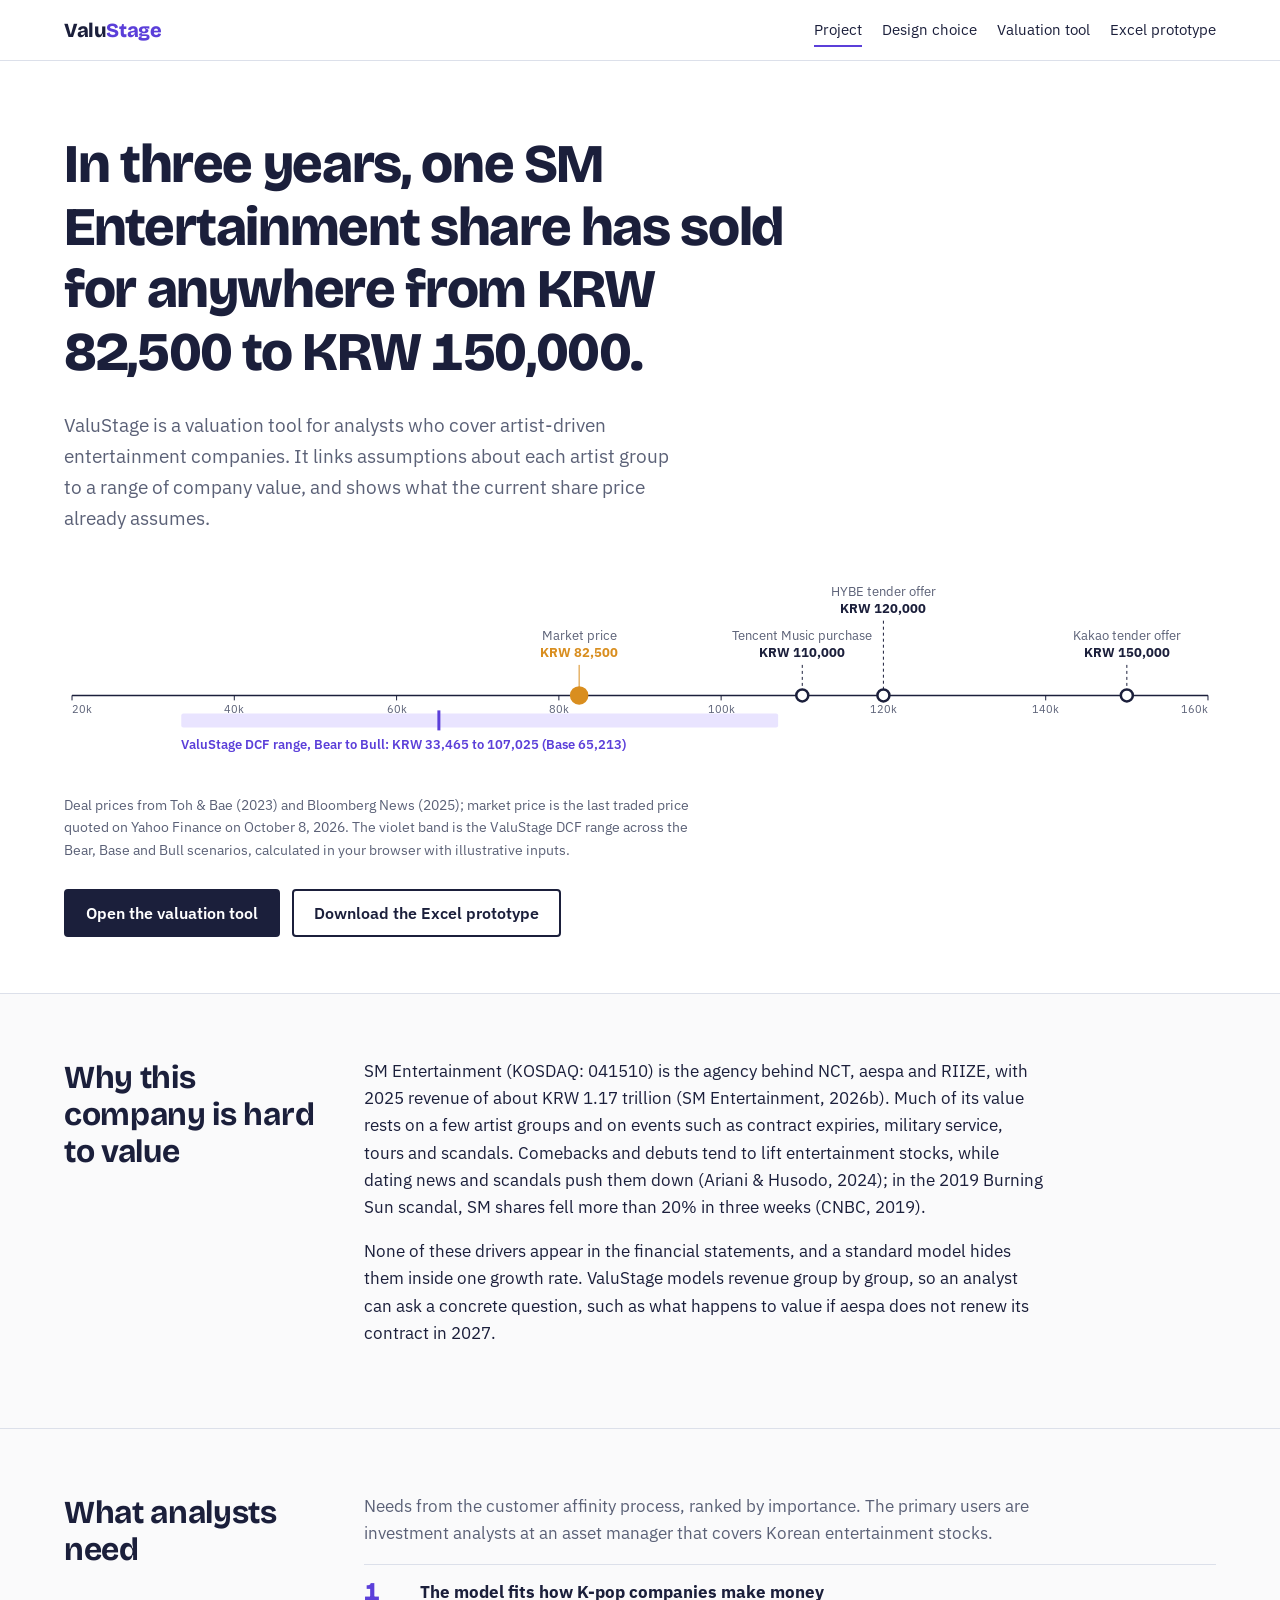
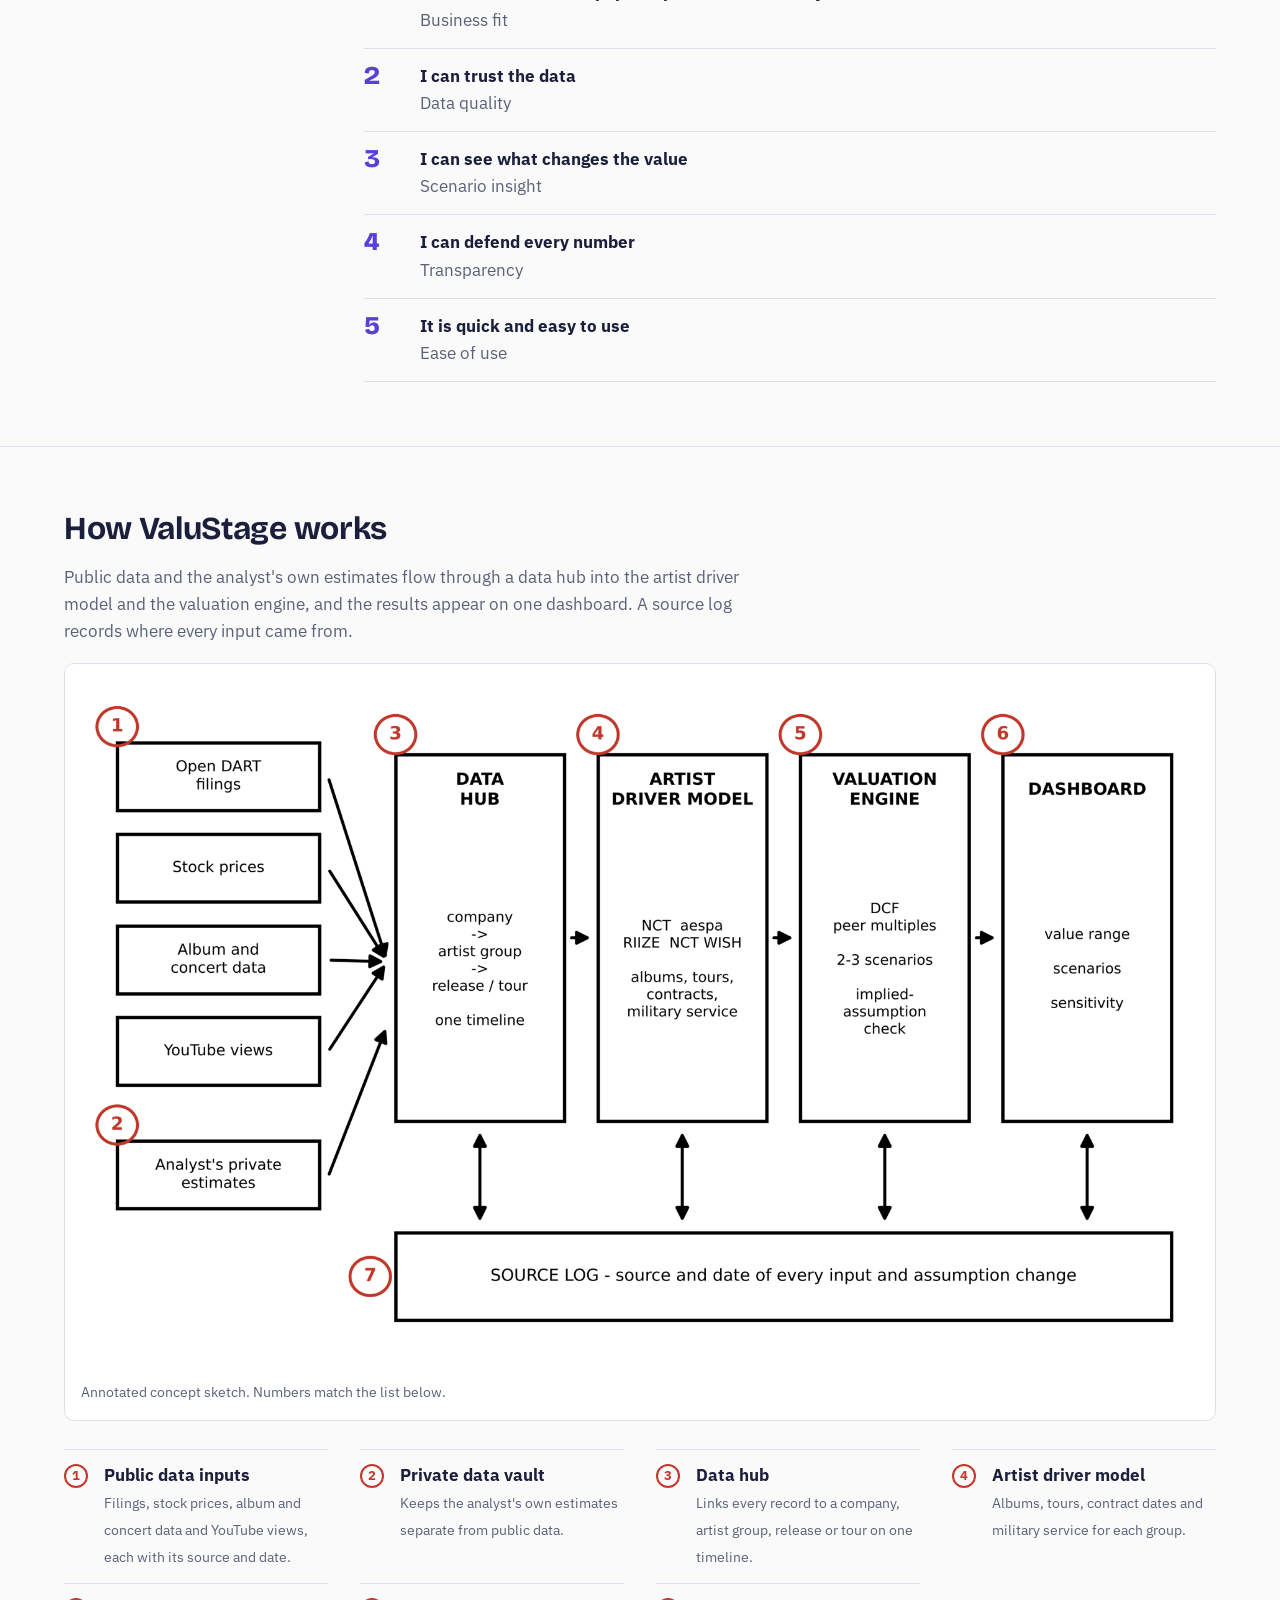
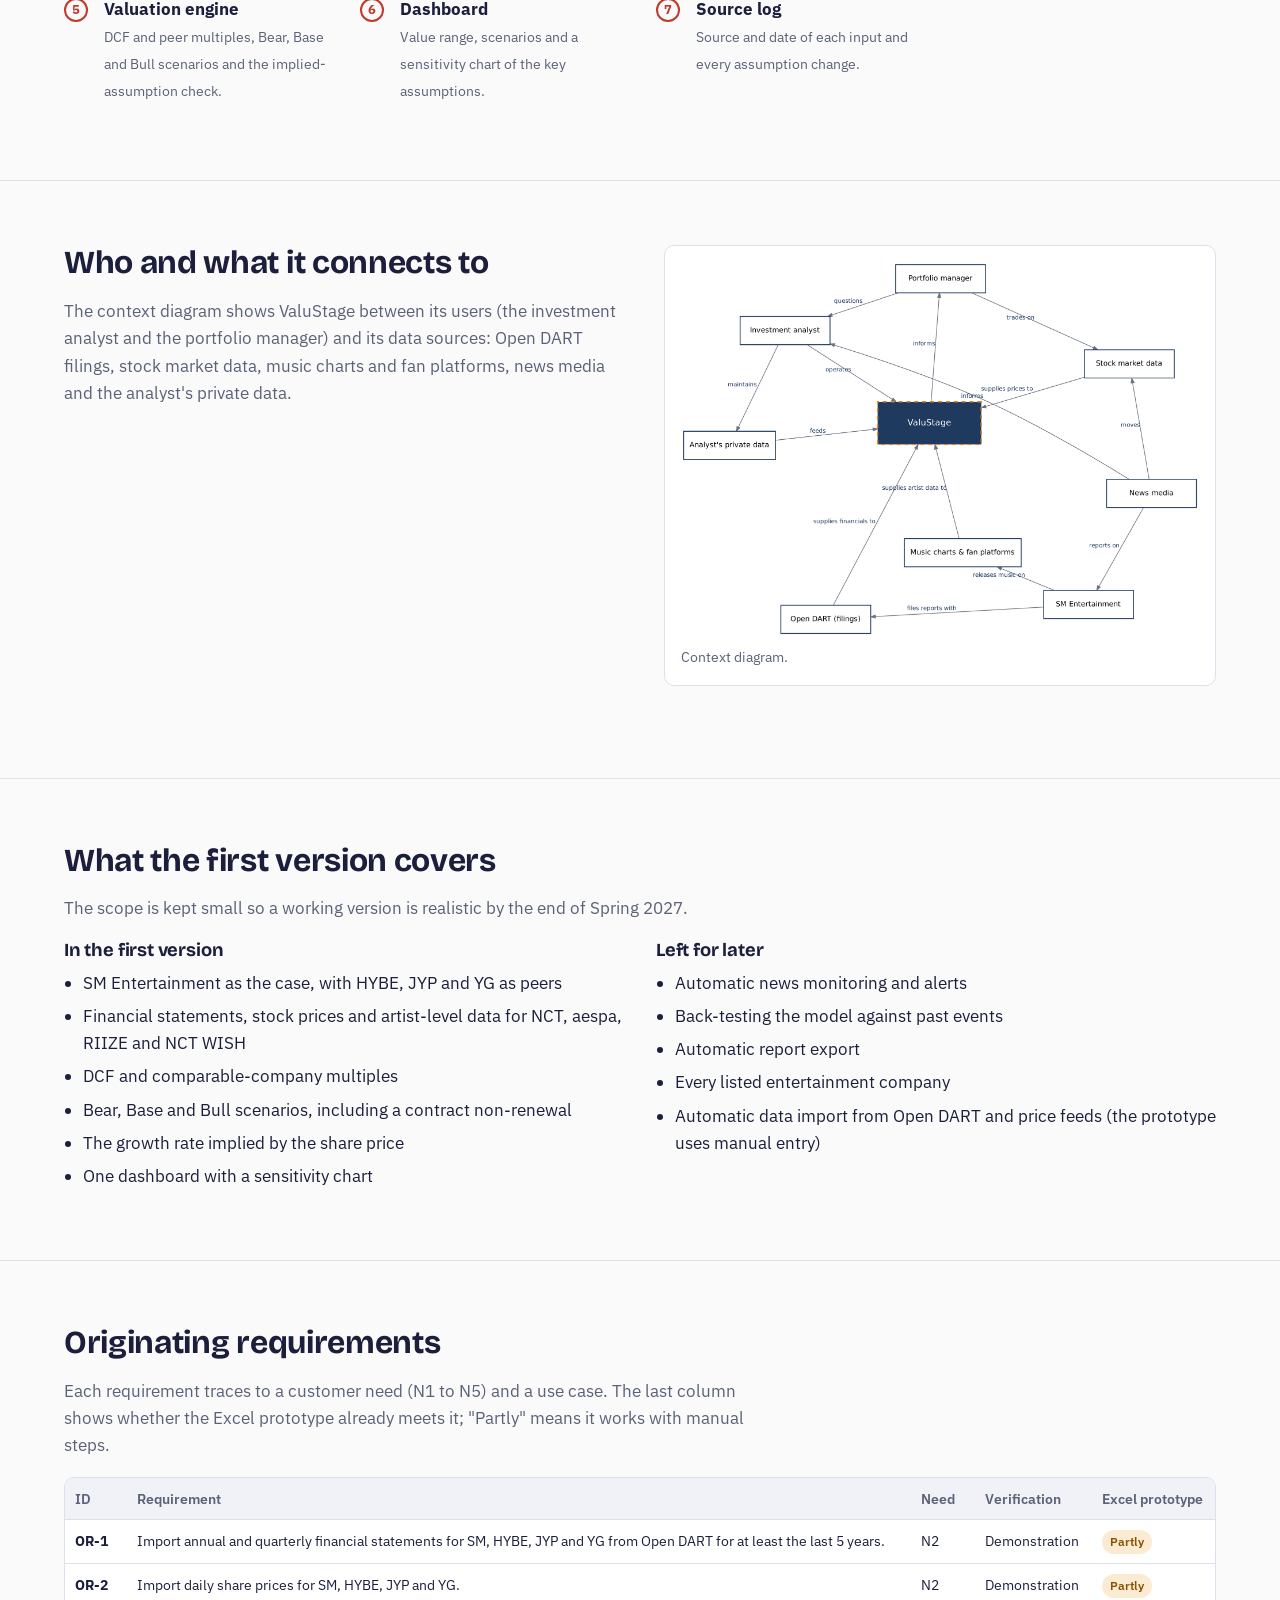
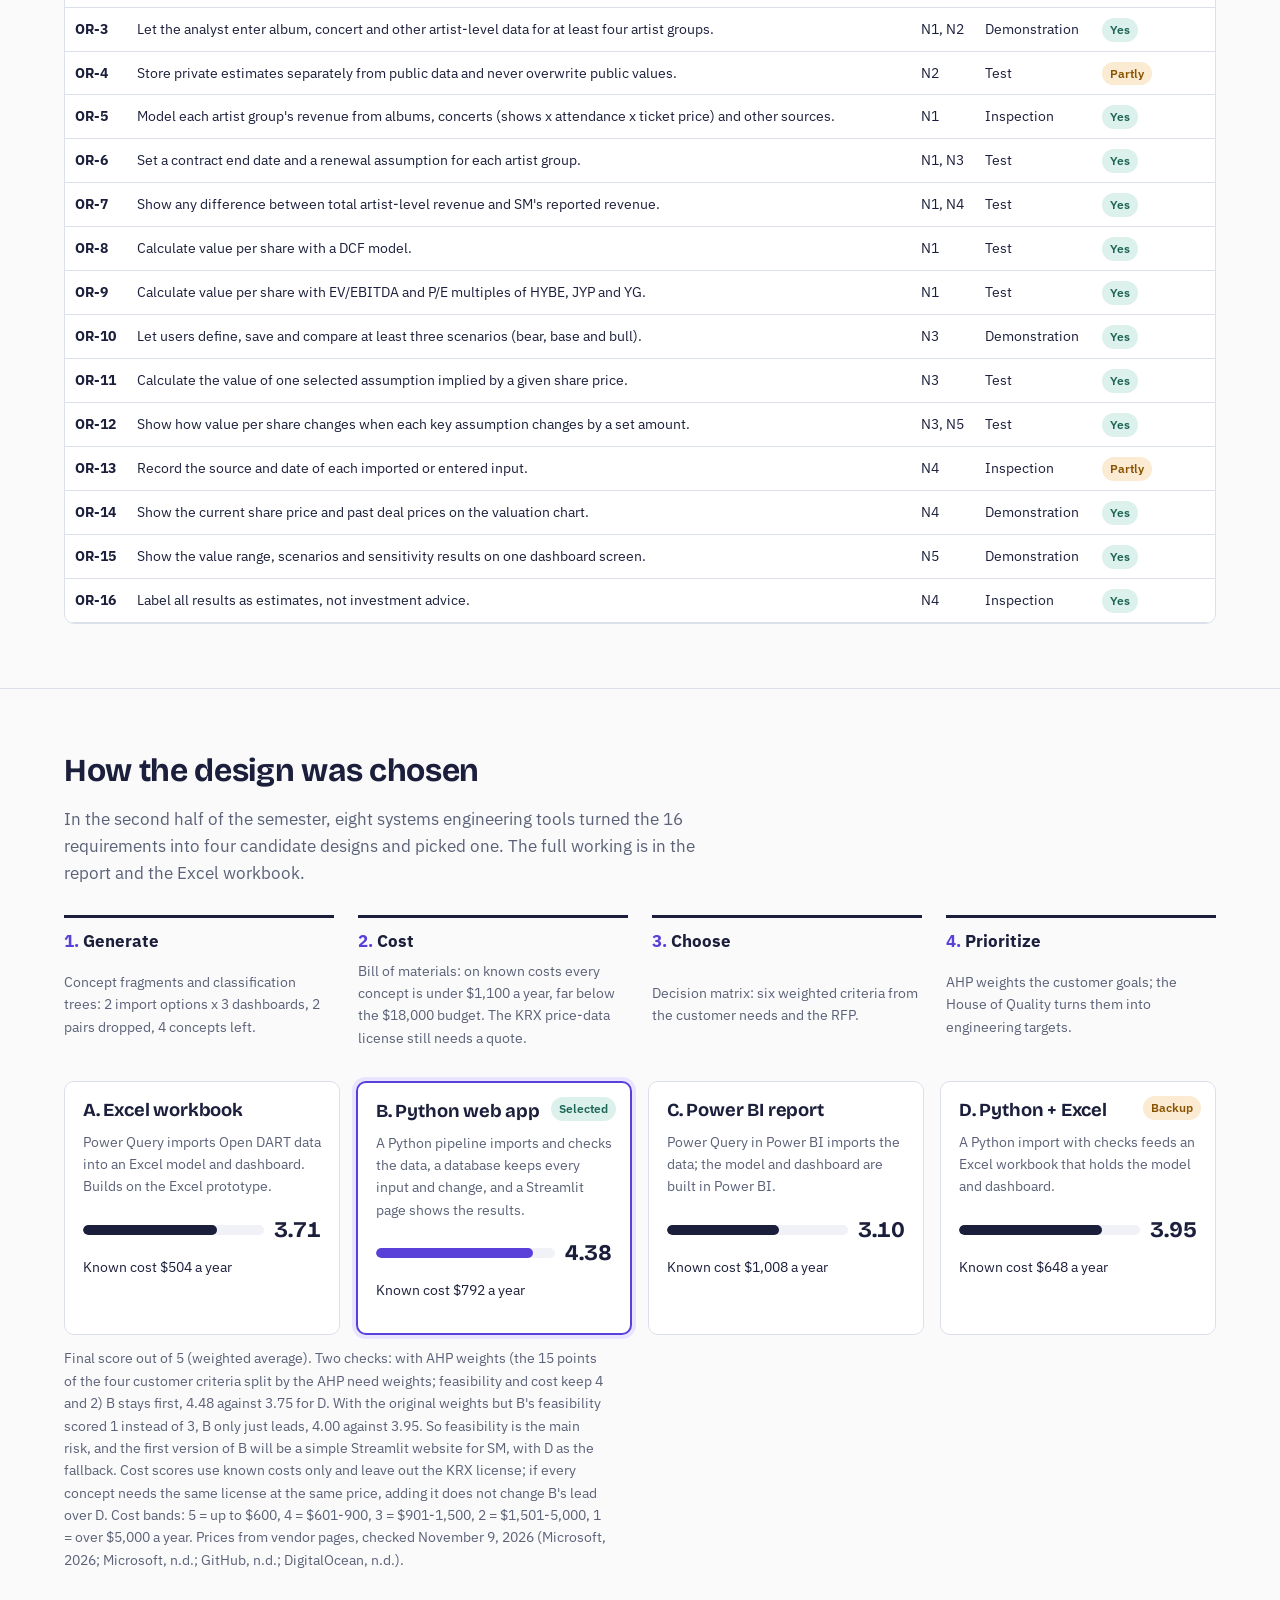
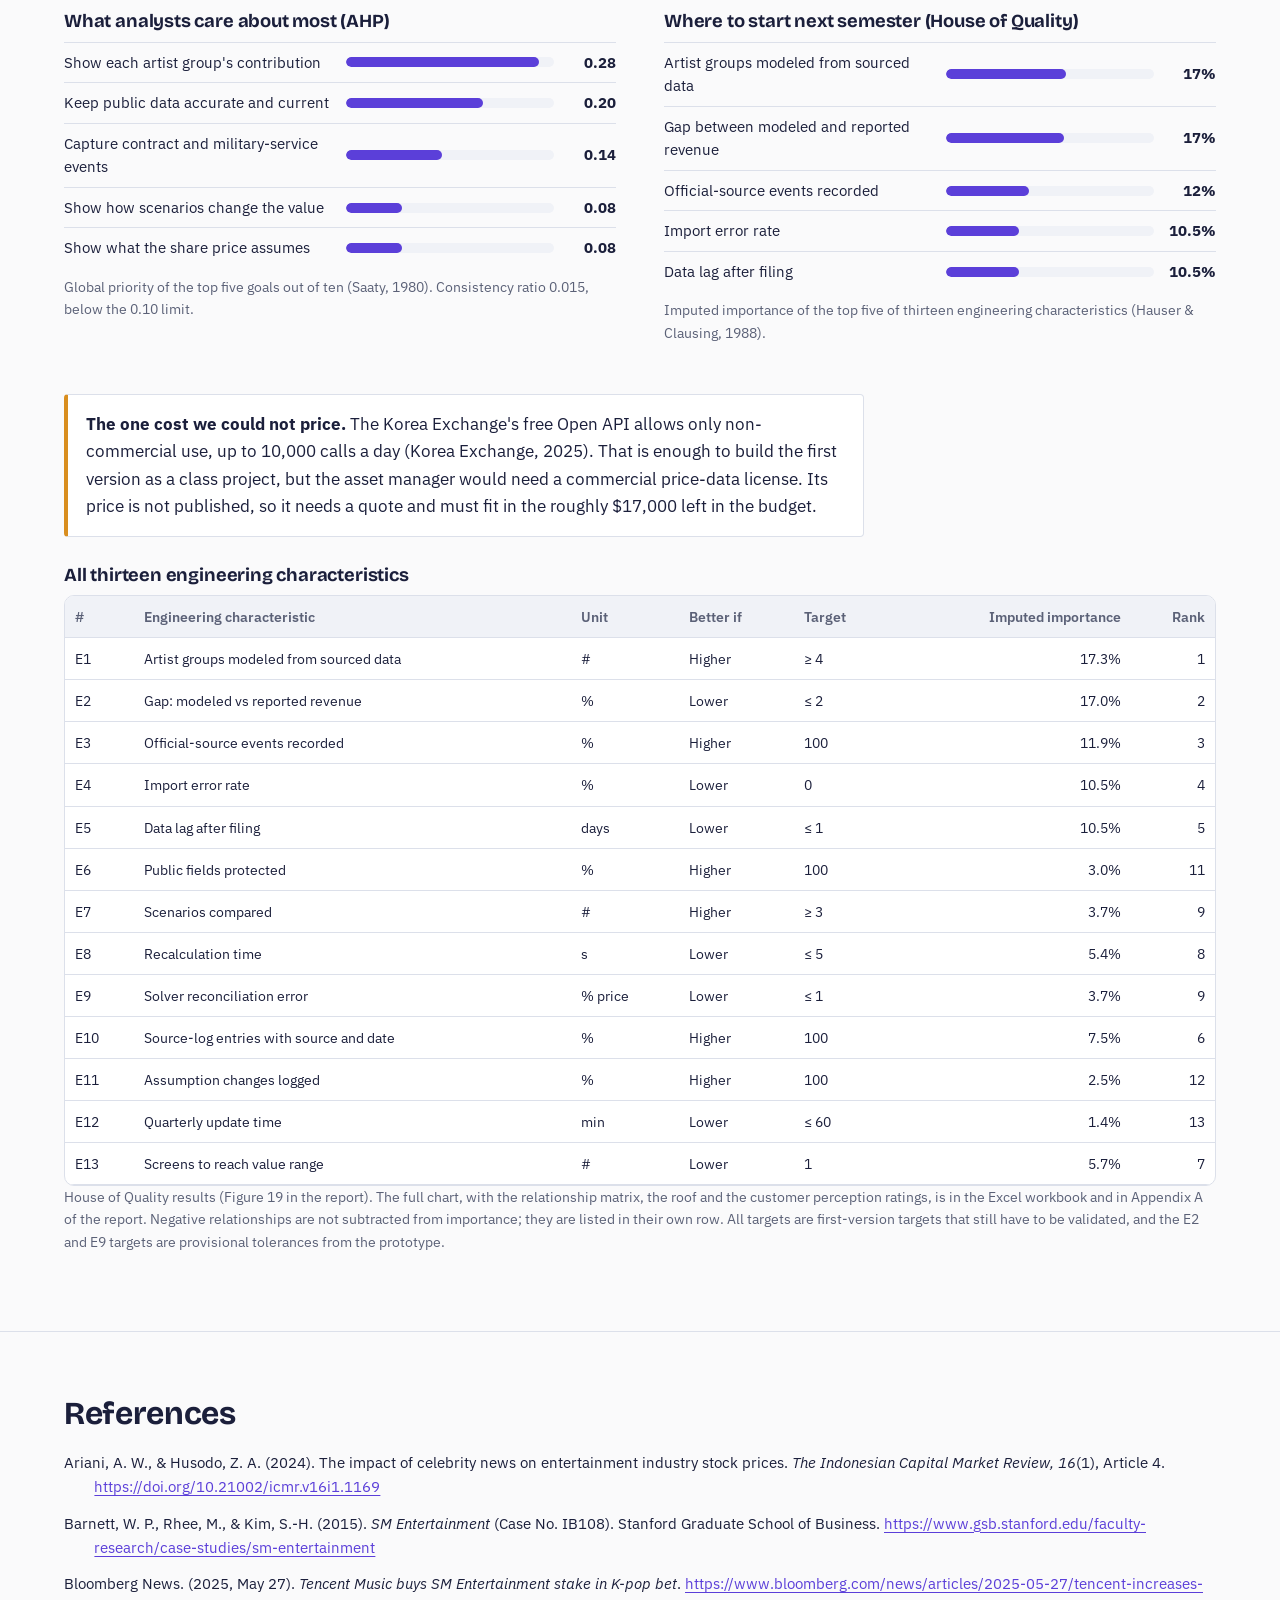
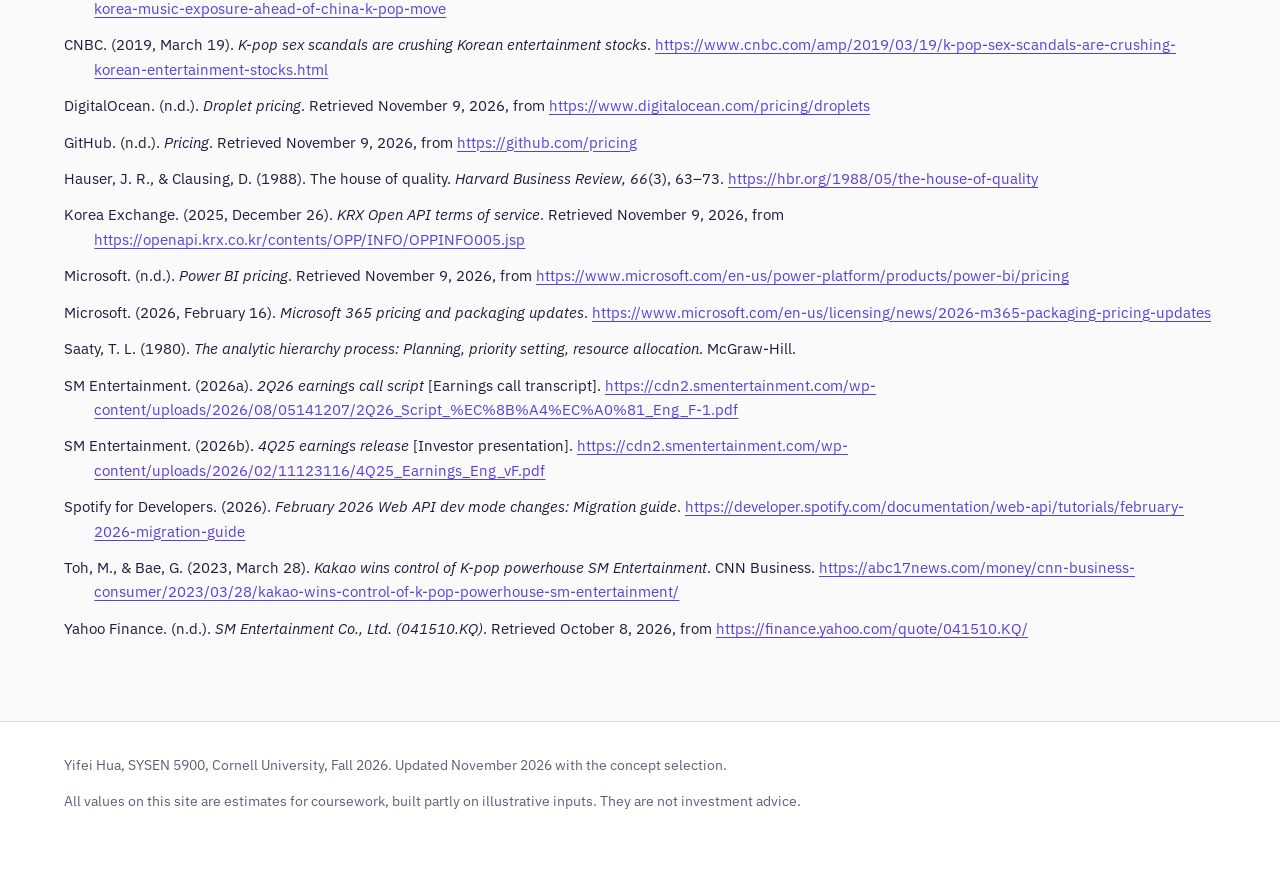
<file: index.html>
<!doctype html>
<html lang="en">
<head>
<meta charset="utf-8">
<meta name="viewport" content="width=device-width, initial-scale=1">
<title>ValuStage: Valuing SM Entertainment</title>
<meta name="description" content="ValuStage is a corporate valuation analytics tool for artist-driven entertainment companies, with SM Entertainment as the first case. SYSEN 5900 project, Cornell University.">
<link rel="preconnect" href="https://fonts.googleapis.com">
<link rel="preconnect" href="https://fonts.gstatic.com" crossorigin>
<link href="https://fonts.googleapis.com/css2?family=Bricolage+Grotesque:opsz,wght@12..96,700;12..96,800&family=IBM+Plex+Sans:wght@400;600;700&display=swap" rel="stylesheet">
<link rel="stylesheet" href="style.css">
</head>
<body>
<header class="site-head">
  <div class="wrap">
    <a class="brand" href="index.html">Valu<span>Stage</span></a>
    <nav class="nav" aria-label="Main">
      <a href="index.html" aria-current="page">Project</a>
      <a href="#design">Design choice</a>
      <a href="tool.html">Valuation tool</a>
      <a href="ValuStage_MVP_Prototype.xlsx">Excel prototype</a>
    </nav>
  </div>
</header>

<main>
  <section class="hero">
    <div class="wrap">
      <h1>In three years, one SM Entertainment share has sold for anywhere from KRW 82,500 to KRW 150,000.</h1>
      <p class="lede">ValuStage is a valuation tool for analysts who cover artist-driven entertainment companies. It links assumptions about each artist group to a range of company value, and shows what the current share price already assumes.</p>
      <div class="ruler">
        <div id="ruler"></div>
        <p class="ruler-caption">Deal prices from Toh &amp; Bae (2023) and Bloomberg News (2025); market price is the last traded price quoted on Yahoo Finance on October 8, 2026. The violet band is the ValuStage DCF range across the Bear, Base and Bull scenarios, calculated in your browser with illustrative inputs.</p>
      </div>
      <div class="actions">
        <a class="btn btn-primary" href="tool.html">Open the valuation tool</a>
        <a class="btn btn-plain" href="ValuStage_MVP_Prototype.xlsx">Download the Excel prototype</a>
      </div>
    </div>
  </section>

  <section class="band">
    <div class="wrap side-head">
      <h2>Why this company is hard to value</h2>
      <div class="measure">
        <p>SM Entertainment (KOSDAQ: 041510) is the agency behind NCT, aespa and RIIZE, with 2025 revenue of about KRW 1.17 trillion (SM Entertainment, 2026b). Much of its value rests on a few artist groups and on events such as contract expiries, military service, tours and scandals. Comebacks and debuts tend to lift entertainment stocks, while dating news and scandals push them down (Ariani &amp; Husodo, 2024); in the 2019 Burning Sun scandal, SM shares fell more than 20% in three weeks (CNBC, 2019).</p>
        <p>None of these drivers appear in the financial statements, and a standard model hides them inside one growth rate. ValuStage models revenue group by group, so an analyst can ask a concrete question, such as what happens to value if aespa does not renew its contract in 2027.</p>
      </div>
    </div>
  </section>

  <section class="band">
    <div class="wrap side-head">
      <h2>What analysts need</h2>
      <div>
        <p class="measure muted">Needs from the customer affinity process, ranked by importance. The primary users are investment analysts at an asset manager that covers Korean entertainment stocks.</p>
        <ol class="needs">
          <li><span class="rank">1</span><div><strong>The model fits how K-pop companies make money</strong><span class="muted">Business fit</span></div></li>
          <li><span class="rank">2</span><div><strong>I can trust the data</strong><span class="muted">Data quality</span></div></li>
          <li><span class="rank">3</span><div><strong>I can see what changes the value</strong><span class="muted">Scenario insight</span></div></li>
          <li><span class="rank">4</span><div><strong>I can defend every number</strong><span class="muted">Transparency</span></div></li>
          <li><span class="rank">5</span><div><strong>It is quick and easy to use</strong><span class="muted">Ease of use</span></div></li>
        </ol>
      </div>
    </div>
  </section>

  <section class="band">
    <div class="wrap">
      <h2>How ValuStage works</h2>
      <p class="measure muted">Public data and the analyst's own estimates flow through a data hub into the artist driver model and the valuation engine, and the results appear on one dashboard. A source log records where every input came from.</p>
      <figure class="figure">
        <img src="concept-sketch.png" alt="Annotated concept sketch: public data sources and the analyst's private estimates feed a data hub, then an artist driver model, a valuation engine and a dashboard, with a source log underneath." width="1800" height="1114" loading="lazy">
        <figcaption>Annotated concept sketch. Numbers match the list below.</figcaption>
      </figure>
      <ol class="components">
        <li><span class="callout">1</span><div><strong>Public data inputs</strong><br><span class="muted small">Filings, stock prices, album and concert data and YouTube views, each with its source and date.</span></div></li>
        <li><span class="callout">2</span><div><strong>Private data vault</strong><br><span class="muted small">Keeps the analyst's own estimates separate from public data.</span></div></li>
        <li><span class="callout">3</span><div><strong>Data hub</strong><br><span class="muted small">Links every record to a company, artist group, release or tour on one timeline.</span></div></li>
        <li><span class="callout">4</span><div><strong>Artist driver model</strong><br><span class="muted small">Albums, tours, contract dates and military service for each group.</span></div></li>
        <li><span class="callout">5</span><div><strong>Valuation engine</strong><br><span class="muted small">DCF and peer multiples, Bear, Base and Bull scenarios and the implied-assumption check.</span></div></li>
        <li><span class="callout">6</span><div><strong>Dashboard</strong><br><span class="muted small">Value range, scenarios and a sensitivity chart of the key assumptions.</span></div></li>
        <li><span class="callout">7</span><div><strong>Source log</strong><br><span class="muted small">Source and date of each input and every assumption change.</span></div></li>
      </ol>
    </div>
  </section>

  <section class="band">
    <div class="wrap two-col">
      <div>
        <h2>Who and what it connects to</h2>
        <p class="muted">The context diagram shows ValuStage between its users (the investment analyst and the portfolio manager) and its data sources: Open DART filings, stock market data, music charts and fan platforms, news media and the analyst's private data.</p>
      </div>
      <figure class="figure">
        <img src="context-diagram.png" alt="Context diagram with ValuStage at the centre, linked to the investment analyst, portfolio manager, analyst's private data, stock market data, news media, SM Entertainment, Open DART and music charts and fan platforms." width="1800" height="1300" loading="lazy">
        <figcaption>Context diagram.</figcaption>
      </figure>
    </div>
  </section>

  <section class="band">
    <div class="wrap">
      <h2>What the first version covers</h2>
      <p class="measure muted">The scope is kept small so a working version is realistic by the end of Spring 2027.</p>
      <div class="scope">
        <div>
          <h3>In the first version</h3>
          <ul>
            <li>SM Entertainment as the case, with HYBE, JYP and YG as peers</li>
            <li>Financial statements, stock prices and artist-level data for NCT, aespa, RIIZE and NCT WISH</li>
            <li>DCF and comparable-company multiples</li>
            <li>Bear, Base and Bull scenarios, including a contract non-renewal</li>
            <li>The growth rate implied by the share price</li>
            <li>One dashboard with a sensitivity chart</li>
          </ul>
        </div>
        <div>
          <h3>Left for later</h3>
          <ul>
            <li>Automatic news monitoring and alerts</li>
            <li>Back-testing the model against past events</li>
            <li>Automatic report export</li>
            <li>Every listed entertainment company</li>
            <li>Automatic data import from Open DART and price feeds (the prototype uses manual entry)</li>
          </ul>
        </div>
      </div>
    </div>
  </section>

  <section class="band">
    <div class="wrap">
      <h2>Originating requirements</h2>
      <p class="measure muted">Each requirement traces to a customer need (N1 to N5) and a use case. The last column shows whether the Excel prototype already meets it; "Partly" means it works with manual steps.</p>
      <div class="table-scroll">
        <table>
          <thead><tr><th>ID</th><th>Requirement</th><th>Need</th><th>Verification</th><th>Excel prototype</th></tr></thead>
          <tbody id="or-body"></tbody>
        </table>
      </div>
    </div>
  </section>

  <section class="band" id="design">
    <div class="wrap">
      <h2>How the design was chosen</h2>
      <p class="measure muted">In the second half of the semester, eight systems engineering tools turned the 16 requirements into four candidate designs and picked one. The full working is in the report and the Excel workbook.</p>
      <ol class="steps">
        <li><strong>Generate</strong><span class="muted small">Concept fragments and classification trees: 2 import options x 3 dashboards, 2 pairs dropped, 4 concepts left.</span></li>
        <li><strong>Cost</strong><span class="muted small">Bill of materials: on known costs every concept is under $1,100 a year, far below the $18,000 budget. The KRX price-data license still needs a quote.</span></li>
        <li><strong>Choose</strong><span class="muted small">Decision matrix: six weighted criteria from the customer needs and the RFP.</span></li>
        <li><strong>Prioritize</strong><span class="muted small">AHP weights the customer goals; the House of Quality turns them into engineering targets.</span></li>
      </ol>

      <div class="concepts">
        <article class="concept">
          <h3>A. Excel workbook</h3>
          <p class="muted small">Power Query imports Open DART data into an Excel model and dashboard. Builds on the Excel prototype.</p>
          <div class="score"><span class="bar" style="--v:3.71"></span><b>3.71</b></div>
          <p class="small">Known cost $504 a year</p>
        </article>
        <article class="concept chosen">
          <span class="tag tag-yes">Selected</span>
          <h3>B. Python web app</h3>
          <p class="muted small">A Python pipeline imports and checks the data, a database keeps every input and change, and a Streamlit page shows the results.</p>
          <div class="score"><span class="bar" style="--v:4.38"></span><b>4.38</b></div>
          <p class="small">Known cost $792 a year</p>
        </article>
        <article class="concept">
          <h3>C. Power BI report</h3>
          <p class="muted small">Power Query in Power BI imports the data; the model and dashboard are built in Power BI.</p>
          <div class="score"><span class="bar" style="--v:3.10"></span><b>3.10</b></div>
          <p class="small">Known cost $1,008 a year</p>
        </article>
        <article class="concept">
          <span class="tag tag-partial">Backup</span>
          <h3>D. Python + Excel</h3>
          <p class="muted small">A Python import with checks feeds an Excel workbook that holds the model and dashboard.</p>
          <div class="score"><span class="bar" style="--v:3.95"></span><b>3.95</b></div>
          <p class="small">Known cost $648 a year</p>
        </article>
      </div>
      <p class="measure small muted">Final score out of 5 (weighted average). Two checks: with AHP weights (the 15 points of the four customer criteria split by the AHP need weights; feasibility and cost keep 4 and 2) B stays first, 4.48 against 3.75 for D. With the original weights but B's feasibility scored 1 instead of 3, B only just leads, 4.00 against 3.95. So feasibility is the main risk, and the first version of B will be a simple Streamlit website for SM, with D as the fallback. Cost scores use known costs only and leave out the KRX license; if every concept needs the same license at the same price, adding it does not change B's lead over D. Cost bands: 5 = up to $600, 4 = $601-900, 3 = $901-1,500, 2 = $1,501-5,000, 1 = over $5,000 a year. Prices from vendor pages, checked November 9, 2026 (Microsoft, 2026; Microsoft, n.d.; GitHub, n.d.; DigitalOcean, n.d.).</p>

      <div class="two-col priorities">
        <div>
          <h3>What analysts care about most (AHP)</h3>
          <ul class="hbars">
            <li><span>Show each artist group's contribution</span><span class="bar" style="--p:27.8"></span><b>0.28</b></li>
            <li><span>Keep public data accurate and current</span><span class="bar" style="--p:19.8"></span><b>0.20</b></li>
            <li><span>Capture contract and military-service events</span><span class="bar" style="--p:13.9"></span><b>0.14</b></li>
            <li><span>Show how scenarios change the value</span><span class="bar" style="--p:8.0"></span><b>0.08</b></li>
            <li><span>Show what the share price assumes</span><span class="bar" style="--p:8.0"></span><b>0.08</b></li>
          </ul>
          <p class="small muted">Global priority of the top five goals out of ten (Saaty, 1980). Consistency ratio 0.015, below the 0.10 limit.</p>
        </div>
        <div>
          <h3>Where to start next semester (House of Quality)</h3>
          <ul class="hbars">
            <li><span>Artist groups modeled from sourced data</span><span class="bar" style="--p:17.3"></span><b>17%</b></li>
            <li><span>Gap between modeled and reported revenue</span><span class="bar" style="--p:17.0"></span><b>17%</b></li>
            <li><span>Official-source events recorded</span><span class="bar" style="--p:11.9"></span><b>12%</b></li>
            <li><span>Import error rate</span><span class="bar" style="--p:10.5"></span><b>10.5%</b></li>
            <li><span>Data lag after filing</span><span class="bar" style="--p:10.5"></span><b>10.5%</b></li>
          </ul>
          <p class="small muted">Imputed importance of the top five of thirteen engineering characteristics (Hauser &amp; Clausing, 1988).</p>
        </div>
      </div>

      <div class="note">
        <strong>The one cost we could not price.</strong> The Korea Exchange's free Open API allows only non-commercial use, up to 10,000 calls a day (Korea Exchange, 2025). That is enough to build the first version as a class project, but the asset manager would need a commercial price-data license. Its price is not published, so it needs a quote and must fit in the roughly $17,000 left in the budget.
      </div>

      <h3>All thirteen engineering characteristics</h3>
      <div class="table-scroll">
        <table>
          <thead><tr><th>#</th><th>Engineering characteristic</th><th>Unit</th><th>Better if</th><th>Target</th><th class="num">Imputed importance</th><th class="num">Rank</th></tr></thead>
          <tbody>
              <tr><td>E1</td><td>Artist groups modeled from sourced data</td><td>#</td><td>Higher</td><td>≥ 4</td><td class="num">17.3%</td><td class="num">1</td></tr>
              <tr><td>E2</td><td>Gap: modeled vs reported revenue</td><td>%</td><td>Lower</td><td>≤ 2</td><td class="num">17.0%</td><td class="num">2</td></tr>
              <tr><td>E3</td><td>Official-source events recorded</td><td>%</td><td>Higher</td><td>100</td><td class="num">11.9%</td><td class="num">3</td></tr>
              <tr><td>E4</td><td>Import error rate</td><td>%</td><td>Lower</td><td>0</td><td class="num">10.5%</td><td class="num">4</td></tr>
              <tr><td>E5</td><td>Data lag after filing</td><td>days</td><td>Lower</td><td>≤ 1</td><td class="num">10.5%</td><td class="num">5</td></tr>
              <tr><td>E6</td><td>Public fields protected</td><td>%</td><td>Higher</td><td>100</td><td class="num">3.0%</td><td class="num">11</td></tr>
              <tr><td>E7</td><td>Scenarios compared</td><td>#</td><td>Higher</td><td>≥ 3</td><td class="num">3.7%</td><td class="num">9</td></tr>
              <tr><td>E8</td><td>Recalculation time</td><td>s</td><td>Lower</td><td>≤ 5</td><td class="num">5.4%</td><td class="num">8</td></tr>
              <tr><td>E9</td><td>Solver reconciliation error</td><td>% price</td><td>Lower</td><td>≤ 1</td><td class="num">3.7%</td><td class="num">9</td></tr>
              <tr><td>E10</td><td>Source-log entries with source and date</td><td>%</td><td>Higher</td><td>100</td><td class="num">7.5%</td><td class="num">6</td></tr>
              <tr><td>E11</td><td>Assumption changes logged</td><td>%</td><td>Higher</td><td>100</td><td class="num">2.5%</td><td class="num">12</td></tr>
              <tr><td>E12</td><td>Quarterly update time</td><td>min</td><td>Lower</td><td>≤ 60</td><td class="num">1.4%</td><td class="num">13</td></tr>
              <tr><td>E13</td><td>Screens to reach value range</td><td>#</td><td>Lower</td><td>1</td><td class="num">5.7%</td><td class="num">7</td></tr>
          </tbody>
        </table>
      </div>
      <p class="small muted">House of Quality results (Figure 19 in the report). The full chart, with the relationship matrix, the roof and the customer perception ratings, is in the Excel workbook and in Appendix A of the report. Negative relationships are not subtracted from importance; they are listed in their own row. All targets are first-version targets that still have to be validated, and the E2 and E9 targets are provisional tolerances from the prototype.</p>
    </div>
  </section>

  <section class="band">
    <div class="wrap">
      <h2>References</h2>
      <ul class="refs">
        <li>Ariani, A. W., &amp; Husodo, Z. A. (2024). The impact of celebrity news on entertainment industry stock prices. <i>The Indonesian Capital Market Review, 16</i>(1), Article 4. <a href="https://doi.org/10.21002/icmr.v16i1.1169">https://doi.org/10.21002/icmr.v16i1.1169</a></li>
        <li>Barnett, W. P., Rhee, M., &amp; Kim, S.-H. (2015). <i>SM Entertainment</i> (Case No. IB108). Stanford Graduate School of Business. <a href="https://www.gsb.stanford.edu/faculty-research/case-studies/sm-entertainment">https://www.gsb.stanford.edu/faculty-research/case-studies/sm-entertainment</a></li>
        <li>Bloomberg News. (2025, May 27). <i>Tencent Music buys SM Entertainment stake in K-pop bet</i>. <a href="https://www.bloomberg.com/news/articles/2025-05-27/tencent-increases-korea-music-exposure-ahead-of-china-k-pop-move">https://www.bloomberg.com/news/articles/2025-05-27/tencent-increases-korea-music-exposure-ahead-of-china-k-pop-move</a></li>
        <li>CNBC. (2019, March 19). <i>K-pop sex scandals are crushing Korean entertainment stocks</i>. <a href="https://www.cnbc.com/amp/2019/03/19/k-pop-sex-scandals-are-crushing-korean-entertainment-stocks.html">https://www.cnbc.com/amp/2019/03/19/k-pop-sex-scandals-are-crushing-korean-entertainment-stocks.html</a></li>
        <li>DigitalOcean. (n.d.). <i>Droplet pricing</i>. Retrieved November 9, 2026, from <a href="https://www.digitalocean.com/pricing/droplets">https://www.digitalocean.com/pricing/droplets</a></li>
        <li>GitHub. (n.d.). <i>Pricing</i>. Retrieved November 9, 2026, from <a href="https://github.com/pricing">https://github.com/pricing</a></li>
        <li>Hauser, J. R., &amp; Clausing, D. (1988). The house of quality. <i>Harvard Business Review, 66</i>(3), 63–73. <a href="https://hbr.org/1988/05/the-house-of-quality">https://hbr.org/1988/05/the-house-of-quality</a></li>
        <li>Korea Exchange. (2025, December 26). <i>KRX Open API terms of service</i>. Retrieved November 9, 2026, from <a href="https://openapi.krx.co.kr/contents/OPP/INFO/OPPINFO005.jsp">https://openapi.krx.co.kr/contents/OPP/INFO/OPPINFO005.jsp</a></li>
        <li>Microsoft. (n.d.). <i>Power BI pricing</i>. Retrieved November 9, 2026, from <a href="https://www.microsoft.com/en-us/power-platform/products/power-bi/pricing">https://www.microsoft.com/en-us/power-platform/products/power-bi/pricing</a></li>
        <li>Microsoft. (2026, February 16). <i>Microsoft 365 pricing and packaging updates</i>. <a href="https://www.microsoft.com/en-us/licensing/news/2026-m365-packaging-pricing-updates">https://www.microsoft.com/en-us/licensing/news/2026-m365-packaging-pricing-updates</a></li>
        <li>Saaty, T. L. (1980). <i>The analytic hierarchy process: Planning, priority setting, resource allocation</i>. McGraw-Hill.</li>
        <li>SM Entertainment. (2026a). <i>2Q26 earnings call script</i> [Earnings call transcript]. <a href="https://cdn2.smentertainment.com/wp-content/uploads/2026/08/05141207/2Q26_Script_%EC%8B%A4%EC%A0%81_Eng_F-1.pdf">https://cdn2.smentertainment.com/wp-content/uploads/2026/08/05141207/2Q26_Script_%EC%8B%A4%EC%A0%81_Eng_F-1.pdf</a></li>
        <li>SM Entertainment. (2026b). <i>4Q25 earnings release</i> [Investor presentation]. <a href="https://cdn2.smentertainment.com/wp-content/uploads/2026/02/11123116/4Q25_Earnings_Eng_vF.pdf">https://cdn2.smentertainment.com/wp-content/uploads/2026/02/11123116/4Q25_Earnings_Eng_vF.pdf</a></li>
        <li>Spotify for Developers. (2026). <i>February 2026 Web API dev mode changes: Migration guide</i>. <a href="https://developer.spotify.com/documentation/web-api/tutorials/february-2026-migration-guide">https://developer.spotify.com/documentation/web-api/tutorials/february-2026-migration-guide</a></li>
        <li>Toh, M., &amp; Bae, G. (2023, March 28). <i>Kakao wins control of K-pop powerhouse SM Entertainment</i>. CNN Business. <a href="https://abc17news.com/money/cnn-business-consumer/2023/03/28/kakao-wins-control-of-k-pop-powerhouse-sm-entertainment/">https://abc17news.com/money/cnn-business-consumer/2023/03/28/kakao-wins-control-of-k-pop-powerhouse-sm-entertainment/</a></li>
        <li>Yahoo Finance. (n.d.). <i>SM Entertainment Co., Ltd. (041510.KQ)</i>. Retrieved October 8, 2026, from <a href="https://finance.yahoo.com/quote/041510.KQ/">https://finance.yahoo.com/quote/041510.KQ/</a></li>
      </ul>
    </div>
  </section>
</main>

<footer class="site-foot">
  <div class="wrap">
    <p>Yifei Hua, SYSEN 5900, Cornell University, Fall 2026. Updated November 2026 with the concept selection.</p>
    <p>All values on this site are estimates for coursework, built partly on illustrative inputs. They are not investment advice.</p>
  </div>
</footer>

<script src="model.js"></script>
<script src="charts.js"></script>
<script>
const ORS = [
  ["OR-1","Import annual and quarterly financial statements for SM, HYBE, JYP and YG from Open DART for at least the last 5 years.","N2","Demonstration","Partial"],
  ["OR-2","Import daily share prices for SM, HYBE, JYP and YG.","N2","Demonstration","Partial"],
  ["OR-3","Let the analyst enter album, concert and other artist-level data for at least four artist groups.","N1, N2","Demonstration","Yes"],
  ["OR-4","Store private estimates separately from public data and never overwrite public values.","N2","Test","Partial"],
  ["OR-5","Model each artist group's revenue from albums, concerts (shows x attendance x ticket price) and other sources.","N1","Inspection","Yes"],
  ["OR-6","Set a contract end date and a renewal assumption for each artist group.","N1, N3","Test","Yes"],
  ["OR-7","Show any difference between total artist-level revenue and SM's reported revenue.","N1, N4","Test","Yes"],
  ["OR-8","Calculate value per share with a DCF model.","N1","Test","Yes"],
  ["OR-9","Calculate value per share with EV/EBITDA and P/E multiples of HYBE, JYP and YG.","N1","Test","Yes"],
  ["OR-10","Let users define, save and compare at least three scenarios (bear, base and bull).","N3","Demonstration","Yes"],
  ["OR-11","Calculate the value of one selected assumption implied by a given share price.","N3","Test","Yes"],
  ["OR-12","Show how value per share changes when each key assumption changes by a set amount.","N3, N5","Test","Yes"],
  ["OR-13","Record the source and date of each imported or entered input.","N4","Inspection","Partial"],
  ["OR-14","Show the current share price and past deal prices on the valuation chart.","N4","Demonstration","Yes"],
  ["OR-15","Show the value range, scenarios and sensitivity results on one dashboard screen.","N5","Demonstration","Yes"],
  ["OR-16","Label all results as estimates, not investment advice.","N4","Inspection","Yes"]
];
document.getElementById("or-body").innerHTML = ORS.map(r =>
  `<tr><td><strong>${r[0]}</strong></td><td>${r[1]}</td><td>${r[2]}</td><td>${r[3]}</td>
   <td><span class="tag ${r[4] === "Yes" ? "tag-yes" : "tag-partial"}">${r[4] === "Yes" ? "Yes" : "Partly"}</span></td></tr>`).join("");

const out = run(DEFAULTS, "Base");
const rulerData = {
  price: DEFAULTS.company.price, deals: DEFAULTS.deals,
  range: [out.all.Bear, out.all.Bull], base: out.all.Base
};
const drawRuler = () => priceRuler(document.getElementById("ruler"), rulerData);
drawRuler();
let t; window.addEventListener("resize", () => { clearTimeout(t); t = setTimeout(drawRuler, 120); });
</script>
</body>
</html>
</file>
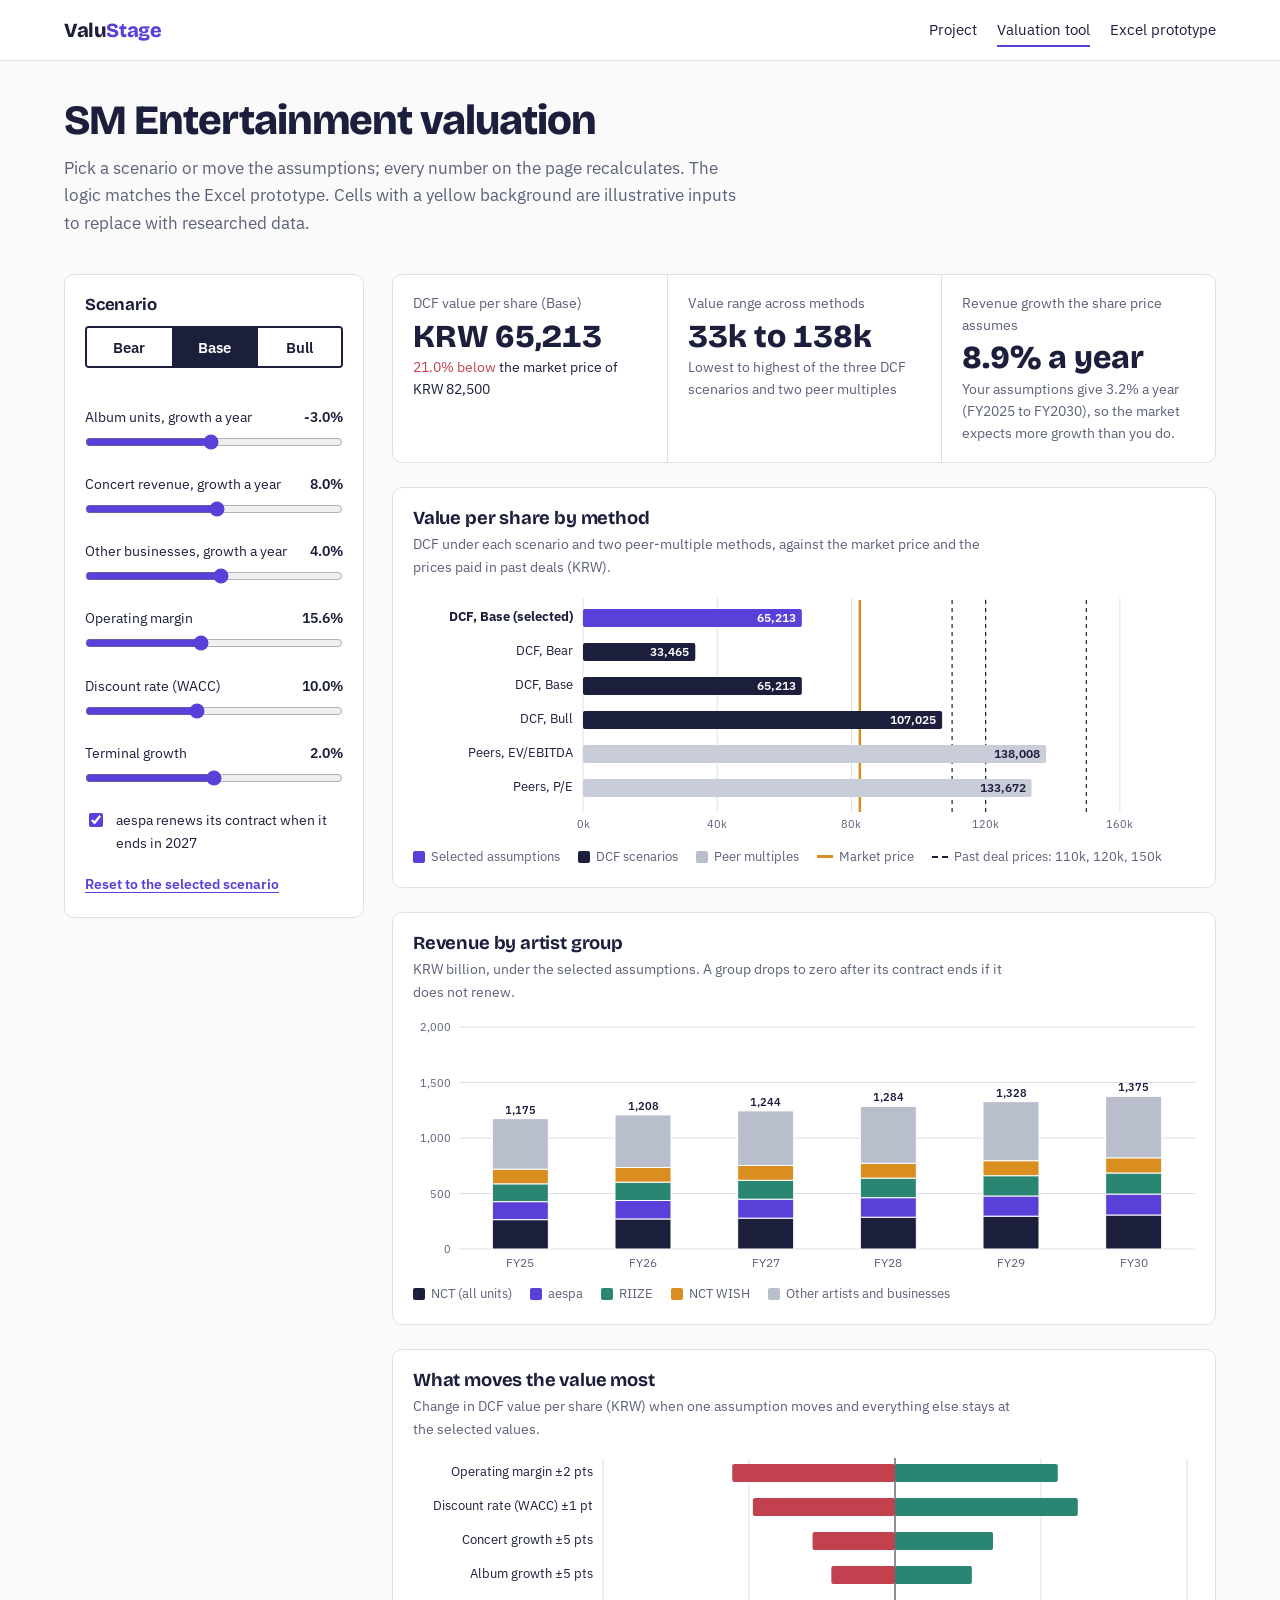
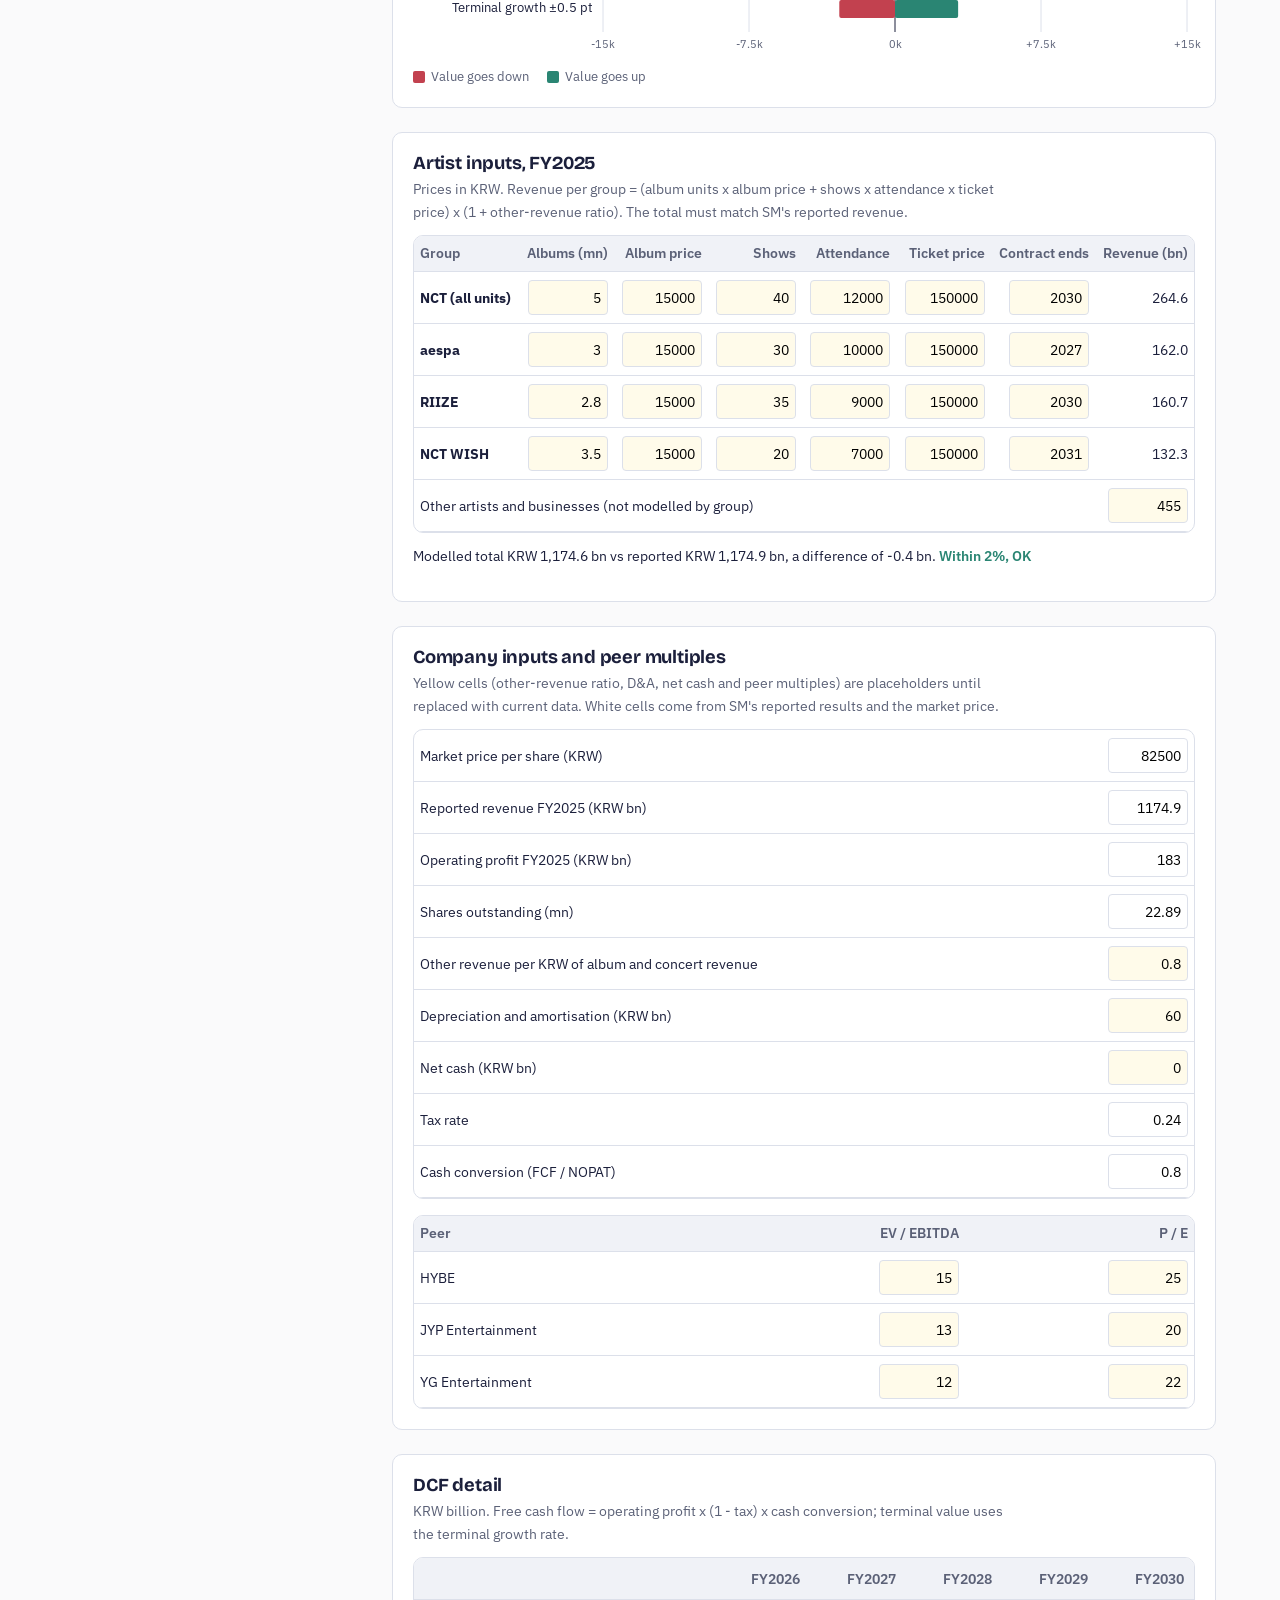
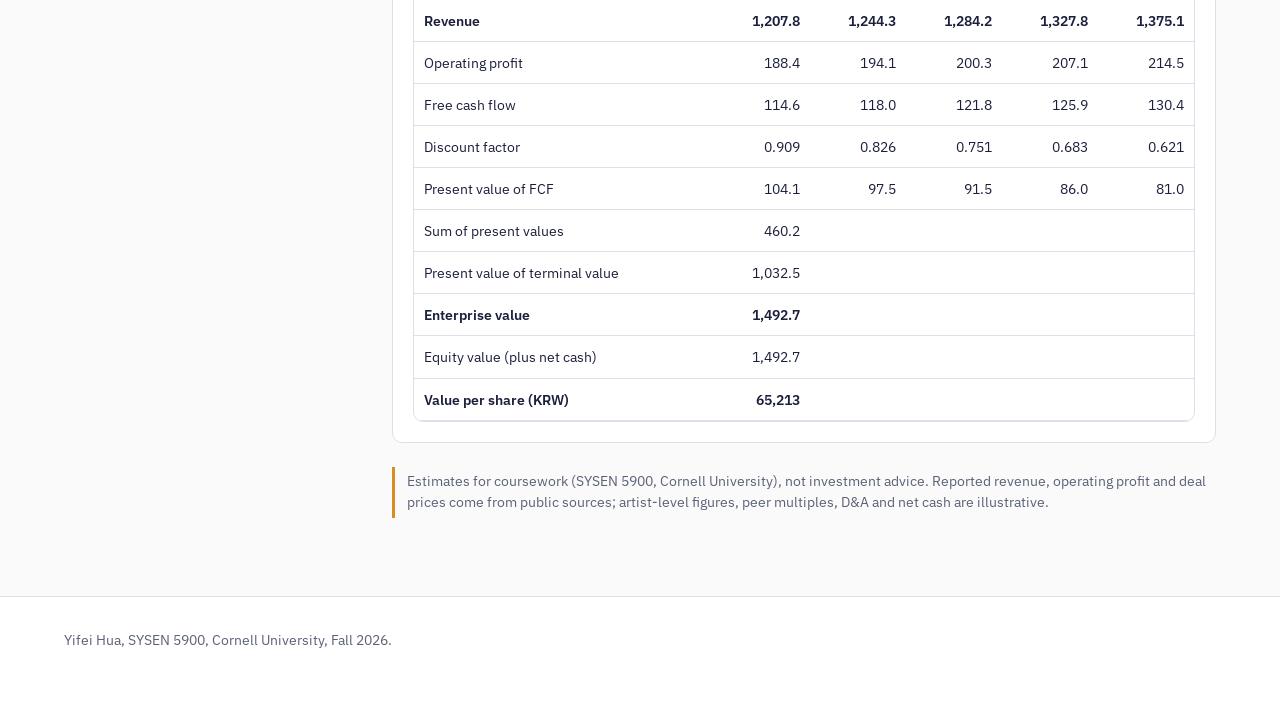
<file: tool.html>
<!doctype html>
<html lang="en">
<head>
<meta charset="utf-8">
<meta name="viewport" content="width=device-width, initial-scale=1">
<title>ValuStage Valuation Tool</title>
<meta name="description" content="Interactive valuation of SM Entertainment: DCF scenarios, peer multiples, the growth implied by the share price and a sensitivity chart.">
<link rel="preconnect" href="https://fonts.googleapis.com">
<link rel="preconnect" href="https://fonts.gstatic.com" crossorigin>
<link href="https://fonts.googleapis.com/css2?family=Bricolage+Grotesque:opsz,wght@12..96,700;12..96,800&family=IBM+Plex+Sans:wght@400;600;700&display=swap" rel="stylesheet">
<link rel="stylesheet" href="style.css">
</head>
<body>
<header class="site-head">
  <div class="wrap">
    <a class="brand" href="index.html">Valu<span>Stage</span></a>
    <nav class="nav" aria-label="Main">
      <a href="index.html">Project</a>
      <a href="tool.html" aria-current="page">Valuation tool</a>
      <a href="ValuStage_MVP_Prototype.xlsx">Excel prototype</a>
    </nav>
  </div>
</header>

<main class="wrap">
  <div class="tool-head">
    <h1>SM Entertainment valuation</h1>
    <p class="muted measure">Pick a scenario or move the assumptions; every number on the page recalculates. The logic matches the Excel prototype. Cells with a yellow background are illustrative inputs to replace with researched data.</p>
  </div>

  <div class="tool-grid">
    <aside class="controls" aria-label="Assumptions">
      <h2>Scenario</h2>
      <div class="seg" role="group" aria-label="Scenario">
        <button type="button" data-scn="Bear">Bear</button>
        <button type="button" data-scn="Base">Base</button>
        <button type="button" data-scn="Bull">Bull</button>
      </div>
      <p class="seg-note" id="seg-note" aria-live="polite"></p>

      <div id="sliders"></div>

      <label class="switch"><input type="checkbox" id="renew"> <span>aespa renews its contract when it ends in 2027</span></label>
      <button type="button" class="link-btn" id="reset">Reset to the selected scenario</button>
    </aside>

    <div class="results">
      <div class="kpis" aria-live="polite">
        <div class="kpi"><div class="label" id="k1-label">DCF value per share</div><div class="value" id="k1"></div><div class="sub" id="k1-sub"></div></div>
        <div class="kpi"><div class="label">Value range across methods</div><div class="value" id="k2"></div><div class="sub muted" id="k2-sub"></div></div>
        <div class="kpi"><div class="label">Revenue growth the share price assumes</div><div class="value" id="k3"></div><div class="sub muted" id="k3-sub"></div></div>
      </div>

      <section class="card">
        <h2>Value per share by method</h2>
        <p class="desc">DCF under each scenario and two peer-multiple methods, against the market price and the prices paid in past deals (KRW).</p>
        <div class="chart" id="c-value"></div>
        <div class="legend">
          <span><i style="background:#5B3FD9"></i>Selected assumptions</span>
          <span><i style="background:#1B1F3B"></i>DCF scenarios</span>
          <span><i style="background:#B9BECC"></i>Peer multiples</span>
          <span><i class="line" style="border-color:#D98E1F"></i>Market price</span>
          <span><i class="dash" style="border-color:#1B1F3B"></i>Past deal prices: 110k, 120k, 150k</span>
        </div>
      </section>

      <section class="card">
        <h2>Revenue by artist group</h2>
        <p class="desc">KRW billion, under the selected assumptions. A group drops to zero after its contract ends if it does not renew.</p>
        <div class="chart" id="c-rev"></div>
        <div class="legend" id="rev-legend"></div>
      </section>

      <section class="card">
        <h2>What moves the value most</h2>
        <p class="desc">Change in DCF value per share (KRW) when one assumption moves and everything else stays at the selected values.</p>
        <div class="chart" id="c-sens"></div>
        <div class="legend"><span><i style="background:#C2414F"></i>Value goes down</span><span><i style="background:#2A8573"></i>Value goes up</span></div>
      </section>

      <section class="card">
        <h2>Artist inputs, FY2025</h2>
        <p class="desc">Prices in KRW. Revenue per group = (album units x album price + shows x attendance x ticket price) x (1 + other-revenue ratio). The total must match SM's reported revenue.</p>
        <div class="table-scroll">
          <table class="input-table">
            <thead><tr><th>Group</th><th class="num">Albums (mn)</th><th class="num">Album price</th><th class="num">Shows</th><th class="num">Attendance</th><th class="num">Ticket price</th><th class="num">Contract ends</th><th class="num">Revenue (bn)</th></tr></thead>
            <tbody id="artist-body"></tbody>
          </table>
        </div>
        <p class="small" style="margin-top:12px" id="recon"></p>
      </section>

      <section class="card">
        <h2>Company inputs and peer multiples</h2>
        <p class="desc">Yellow cells (other-revenue ratio, D&amp;A, net cash and peer multiples) are placeholders until replaced with current data. White cells come from SM's reported results and the market price.</p>
        <div class="table-scroll">
          <table class="input-table compact">
            <tbody id="company-body"></tbody>
          </table>
        </div>
        <div class="table-scroll" style="margin-top:16px">
          <table class="input-table compact">
            <thead><tr><th>Peer</th><th class="num">EV / EBITDA</th><th class="num">P / E</th></tr></thead>
            <tbody id="peer-body"></tbody>
          </table>
        </div>
      </section>

      <section class="card">
        <h2>DCF detail</h2>
        <p class="desc">KRW billion. Free cash flow = operating profit x (1 - tax) x cash conversion; terminal value uses the terminal growth rate.</p>
        <div class="table-scroll"><table id="dcf-table"></table></div>
      </section>

      <p class="disclaimer">Estimates for coursework (SYSEN 5900, Cornell University), not investment advice. Reported revenue, operating profit and deal prices come from public sources; artist-level figures, peer multiples, D&amp;A and net cash are illustrative.</p>
    </div>
  </div>
</main>

<footer class="site-foot">
  <div class="wrap"><p>Yifei Hua, SYSEN 5900, Cornell University, Fall 2026.</p></div>
</footer>

<script src="model.js"></script>
<script src="charts.js"></script>
<script src="tool.js"></script>
</body>
</html>
</file>
<file: style.css>
:root {
  --paper: #FAFAFB;
  --panel: #F0F2F7;
  --ink: #1B1F3B;
  --muted: #5B6177;
  --line: #DCE0EA;
  --violet: #5B3FD9;
  --violet-soft: #E9E4FF;
  --amber: #D98E1F;
  --bear: #C2414F;
  --bull: #2A8573;
  --ok: #2A8573;
  --warn: #C2414F;
  --radius-s: 4px;
  --radius-m: 10px;
  --display: "Bricolage Grotesque", "Segoe UI", sans-serif;
  --body: "IBM Plex Sans", "Segoe UI", Arial, sans-serif;
  --wrap: 1200px;
}

* { box-sizing: border-box; }
html { -webkit-text-size-adjust: 100%; }
body {
  margin: 0;
  background: var(--paper);
  color: var(--ink);
  font-family: var(--body);
  font-size: 17px;
  line-height: 1.6;
  font-variant-numeric: tabular-nums;
}
img { max-width: 100%; height: auto; display: block; }
a { color: var(--violet); text-underline-offset: 3px; }
a:hover { text-decoration-thickness: 2px; }
:focus-visible { outline: 3px solid var(--violet); outline-offset: 2px; border-radius: 2px; }

h1, h2, h3 { font-family: var(--display); line-height: 1.15; margin: 0 0 .5em; font-weight: 700; letter-spacing: -0.01em; }
h1 { font-size: clamp(2rem, 4.6vw, 3.4rem); font-weight: 800; letter-spacing: -0.025em; }
h2 { font-size: clamp(1.5rem, 2.6vw, 2rem); }
h3 { font-size: 1.15rem; }
p { margin: 0 0 1em; }
.wrap { max-width: var(--wrap); margin: 0 auto; padding: 0 24px; }
.measure { max-width: 68ch; }
.muted { color: var(--muted); }
.small { font-size: .875rem; }

/* Site header */
.site-head { border-bottom: 1px solid var(--line); background: #fff; }
.site-head .wrap { display: flex; align-items: center; justify-content: space-between; gap: 16px; min-height: 60px; flex-wrap: wrap; }
.brand { font-family: var(--display); font-weight: 800; font-size: 1.25rem; color: var(--ink); text-decoration: none; letter-spacing: -0.02em; }
.brand span { color: var(--violet); }
.nav { display: flex; gap: 20px; flex-wrap: wrap; font-size: .95rem; }
.nav a { color: var(--ink); text-decoration: none; padding: 4px 0; border-bottom: 2px solid transparent; }
.nav a[aria-current="page"], .nav a:hover { border-bottom-color: var(--violet); }

/* Buttons */
.btn { display: inline-block; font: 600 1rem/1 var(--body); padding: 14px 20px; border-radius: var(--radius-s); text-decoration: none; border: 2px solid var(--ink); }
.btn-primary { background: var(--ink); color: #fff; }
.btn-primary:hover { background: var(--violet); border-color: var(--violet); }
.btn-plain { color: var(--ink); background: transparent; }
.btn-plain:hover { background: var(--panel); }
.actions { display: flex; gap: 12px; flex-wrap: wrap; margin-top: 28px; }

/* Home: hero and price ruler */
.hero { padding: 72px 0 56px; background: #fff; border-bottom: 1px solid var(--line); }
.hero h1 { max-width: 22ch; }
.hero .lede { font-size: 1.2rem; max-width: 56ch; color: var(--muted); }
.ruler { margin-top: 48px; }
.ruler svg { width: 100%; height: auto; overflow: visible; }
.ruler-caption { font-size: .875rem; color: var(--muted); margin-top: 8px; max-width: 80ch; }

section.band { padding: 64px 0; border-bottom: 1px solid var(--line); }
section.band:last-of-type { border-bottom: 0; }
.two-col { display: grid; grid-template-columns: minmax(0, 1fr) minmax(0, 1fr); gap: 48px; align-items: start; }
.side-head { display: grid; grid-template-columns: 260px minmax(0, 1fr); gap: 40px; }
.side-head > h2 { margin-top: 2px; }

.needs { list-style: none; padding: 0; margin: 0; counter-reset: need; }
.needs li { display: grid; grid-template-columns: 44px 1fr; gap: 12px; padding: 14px 0; border-top: 1px solid var(--line); }
.needs li:last-child { border-bottom: 1px solid var(--line); }
.needs .rank { font-family: var(--display); font-weight: 800; font-size: 1.6rem; color: var(--violet); line-height: 1; }
.needs strong { display: block; }

.figure { background: #fff; border: 1px solid var(--line); border-radius: var(--radius-m); padding: 16px; margin: 0 0 28px; }
.figure figcaption { font-size: .875rem; color: var(--muted); margin-top: 10px; }

.components { list-style: none; padding: 0; margin: 0; display: grid; grid-template-columns: repeat(auto-fill, minmax(240px, 1fr)); gap: 0 32px; }
.components li { padding: 12px 0; border-top: 1px solid var(--line); display: grid; grid-template-columns: 30px 1fr; gap: 10px; }
.callout { width: 24px; height: 24px; border-radius: 50%; border: 2px solid #C0392B; color: #C0392B; font-weight: 700; font-size: .8rem; display: grid; place-items: center; margin-top: 2px; }

.scope { display: grid; grid-template-columns: 1fr 1fr; gap: 32px; }
.scope ul { margin: 0; padding-left: 1.1em; }
.scope li { margin-bottom: 6px; }

table { border-collapse: collapse; width: 100%; font-size: .9rem; }
th, td { text-align: left; padding: 9px 10px; border-bottom: 1px solid var(--line); vertical-align: top; }
th { font-weight: 600; color: var(--muted); background: var(--panel); }
td.num, th.num { text-align: right; white-space: nowrap; }
.table-scroll { overflow-x: auto; -webkit-overflow-scrolling: touch; border: 1px solid var(--line); border-radius: var(--radius-m); background: #fff; }
.table-scroll table { min-width: 640px; }
.tag { display: inline-block; font-size: .78rem; font-weight: 600; padding: 2px 8px; border-radius: 999px; white-space: nowrap; }
.tag-yes { background: #DDF1EC; color: #1D6656; }
.tag-partial { background: #FBEBD3; color: #8A5300; }

.refs { padding-left: 0; list-style: none; }
.refs li { padding-left: 2em; text-indent: -2em; margin-bottom: .8em; font-size: .95rem; overflow-wrap: anywhere; }

.site-foot { padding: 32px 0 48px; color: var(--muted); font-size: .875rem; border-top: 1px solid var(--line); background: #fff; }

/* Tool page */
.tool-head { padding: 36px 0 20px; }
.tool-head h1 { font-size: clamp(1.8rem, 3.4vw, 2.6rem); margin-bottom: .25em; }
.tool-grid { display: grid; grid-template-columns: 300px minmax(0, 1fr); gap: 28px; align-items: start; padding-bottom: 64px; }
.controls { position: sticky; top: 16px; background: #fff; border: 1px solid var(--line); border-radius: var(--radius-m); padding: 20px; }
.controls h2 { font-size: 1.05rem; margin-bottom: 12px; }
.seg { display: grid; grid-template-columns: repeat(3, 1fr); border: 2px solid var(--ink); border-radius: var(--radius-s); overflow: hidden; margin-bottom: 6px; }
.seg button { font: 600 .95rem var(--body); padding: 9px 0; border: 0; background: #fff; color: var(--ink); cursor: pointer; }
.seg button + button { border-left: 2px solid var(--ink); }
.seg button[aria-pressed="true"] { background: var(--ink); color: #fff; }
.seg-note { font-size: .8rem; color: var(--muted); min-height: 1.3em; margin-bottom: 14px; }
.field { margin-bottom: 14px; }
.field label { display: flex; justify-content: space-between; font-size: .9rem; gap: 8px; }
.field output { font-weight: 600; }
input[type="range"] { width: 100%; accent-color: var(--violet); margin: 6px 0 0; }
.switch { display: flex; gap: 10px; align-items: flex-start; font-size: .9rem; margin: 6px 0 16px; }
.switch input { width: 18px; height: 18px; accent-color: var(--violet); margin-top: 3px; }
.link-btn { font: 600 .9rem var(--body); background: none; border: 0; color: var(--violet); cursor: pointer; padding: 0; text-decoration: underline; text-underline-offset: 3px; }

.results { display: grid; grid-template-columns: minmax(0, 1fr); gap: 24px; min-width: 0; }
.results > * { min-width: 0; }
.kpis { display: grid; grid-template-columns: repeat(3, minmax(0, 1fr)); gap: 0; background: #fff; border: 1px solid var(--line); border-radius: var(--radius-m); }
.kpi { padding: 18px 20px; }
.kpi + .kpi { border-left: 1px solid var(--line); }
.kpi .label { font-size: .85rem; color: var(--muted); }
.kpi .value { font-family: var(--display); font-weight: 800; font-size: 2rem; line-height: 1.15; margin: 4px 0 2px; }
.kpi .sub { font-size: .85rem; }
.up { color: var(--bull); }
.down { color: var(--bear); }

.card { background: #fff; border: 1px solid var(--line); border-radius: var(--radius-m); padding: 20px; }
.card h2 { font-size: 1.15rem; margin-bottom: 4px; }
.card .desc { font-size: .875rem; color: var(--muted); margin-bottom: 12px; max-width: 75ch; }
.chart svg { width: 100%; height: auto; display: block; overflow: visible; }
.chart text { font-family: var(--body); }
.legend { display: flex; flex-wrap: wrap; gap: 6px 18px; font-size: .82rem; color: var(--muted); margin-top: 8px; }
.legend span { display: inline-flex; align-items: center; gap: 6px; }
.legend i { width: 12px; height: 12px; border-radius: 2px; display: inline-block; }
.legend i.line { width: 16px; height: 0; border-top: 3px solid; border-radius: 0; }
.legend i.dash { width: 16px; height: 0; border-top: 2px dashed; border-radius: 0; }

.input-table input { width: 80px; font: inherit; font-size: .9rem; padding: 5px 6px; border: 1px solid var(--line); border-radius: var(--radius-s); text-align: right; background: #FFFBEA; }
.input-table input.public { background: #fff; }
.input-table th, .input-table td { padding: 8px 6px; }
.input-table th { white-space: normal; vertical-align: bottom; line-height: 1.3; }
.input-table td:first-child { white-space: nowrap; }
.input-table input:focus { border-color: var(--violet); }
.check { font-weight: 600; }
.check.ok { color: var(--ok); }
.check.bad { color: var(--warn); }
.disclaimer { font-size: .85rem; color: var(--muted); border-left: 3px solid var(--amber); padding: 4px 0 4px 12px; }

@media (max-width: 900px) {
  .two-col, .side-head, .scope { grid-template-columns: 1fr; gap: 24px; }
  .tool-grid { grid-template-columns: 1fr; }
  .controls { position: static; }
}
@media (max-width: 600px) {
  body { font-size: 16px; }
  .wrap { padding: 0 16px; }
  .hero { padding: 44px 0 36px; }
  section.band { padding: 44px 0; }
  .kpis { grid-template-columns: 1fr; }
  .kpi + .kpi { border-left: 0; border-top: 1px solid var(--line); }
  .kpi .value { font-size: 1.7rem; }
  .card { padding: 16px; }
}
@media (prefers-reduced-motion: reduce) { * { transition: none !important; animation: none !important; } }
.input-table td { vertical-align: middle; }
.input-table input[type="number"] { -moz-appearance: textfield; appearance: textfield; }
.input-table input::-webkit-inner-spin-button, .input-table input::-webkit-outer-spin-button { -webkit-appearance: none; margin: 0; }
.table-scroll table.compact { min-width: 0; }
.compact td:first-child { white-space: normal; }

/* Design choice (HW2) */
.steps { list-style: none; padding: 0; margin: 28px 0 32px; display: grid; grid-template-columns: repeat(4, minmax(0, 1fr)); gap: 0 24px; counter-reset: step; }
.steps li { counter-increment: step; border-top: 3px solid var(--ink); padding-top: 10px; display: grid; gap: 4px; }
.steps li strong::before { content: counter(step) ". "; color: var(--violet); }
.concepts { display: grid; grid-template-columns: repeat(4, minmax(0, 1fr)); gap: 16px; margin-bottom: 12px; }
.concept { position: relative; background: #fff; border: 1px solid var(--line); border-radius: var(--radius-m); padding: 18px; }
.concept.chosen { border: 2px solid var(--violet); box-shadow: 0 0 0 4px var(--violet-soft); }
.concept .tag { position: absolute; top: 14px; right: 14px; }
.concept h3 { margin-right: 70px; }
.score { display: grid; grid-template-columns: 1fr auto; align-items: center; gap: 10px; margin: 8px 0; }
.score .bar { height: 10px; background: var(--panel); border-radius: 999px; position: relative; overflow: hidden; }
.score .bar::after { content: ""; position: absolute; inset: 0 auto 0 0; width: calc(var(--v) / 5 * 100%); background: var(--ink); border-radius: 999px; }
.chosen .score .bar::after { background: var(--violet); }
.score b { font-family: var(--display); font-size: 1.4rem; }
.priorities { margin-top: 40px; }
.hbars { list-style: none; padding: 0; margin: 0 0 8px; }
.hbars li { display: grid; grid-template-columns: minmax(0, 1.3fr) minmax(0, 1fr) 3.4em; gap: 12px; align-items: center; padding: 8px 0; border-top: 1px solid var(--line); font-size: .92rem; }
.hbars .bar { height: 10px; background: var(--panel); border-radius: 999px; position: relative; overflow: hidden; }
.hbars .bar::after { content: ""; position: absolute; inset: 0 auto 0 0; width: calc(var(--p) / 30 * 100%); background: var(--violet); border-radius: 999px; }
.hbars b { text-align: right; }
.note { margin: 36px 0 28px; padding: 16px 18px; background: #fff; border: 1px solid var(--line); border-left: 4px solid var(--amber); border-radius: var(--radius-s); max-width: 80ch; }
.figure.hoq { max-width: 900px; }
@media (max-width: 900px) {
  .steps, .concepts { grid-template-columns: repeat(2, minmax(0, 1fr)); gap: 16px; }
}
@media (max-width: 600px) {
  .steps, .concepts { grid-template-columns: 1fr; }
  .hbars li { grid-template-columns: minmax(0, 1fr) 70px 3.2em; }
}
</file>
